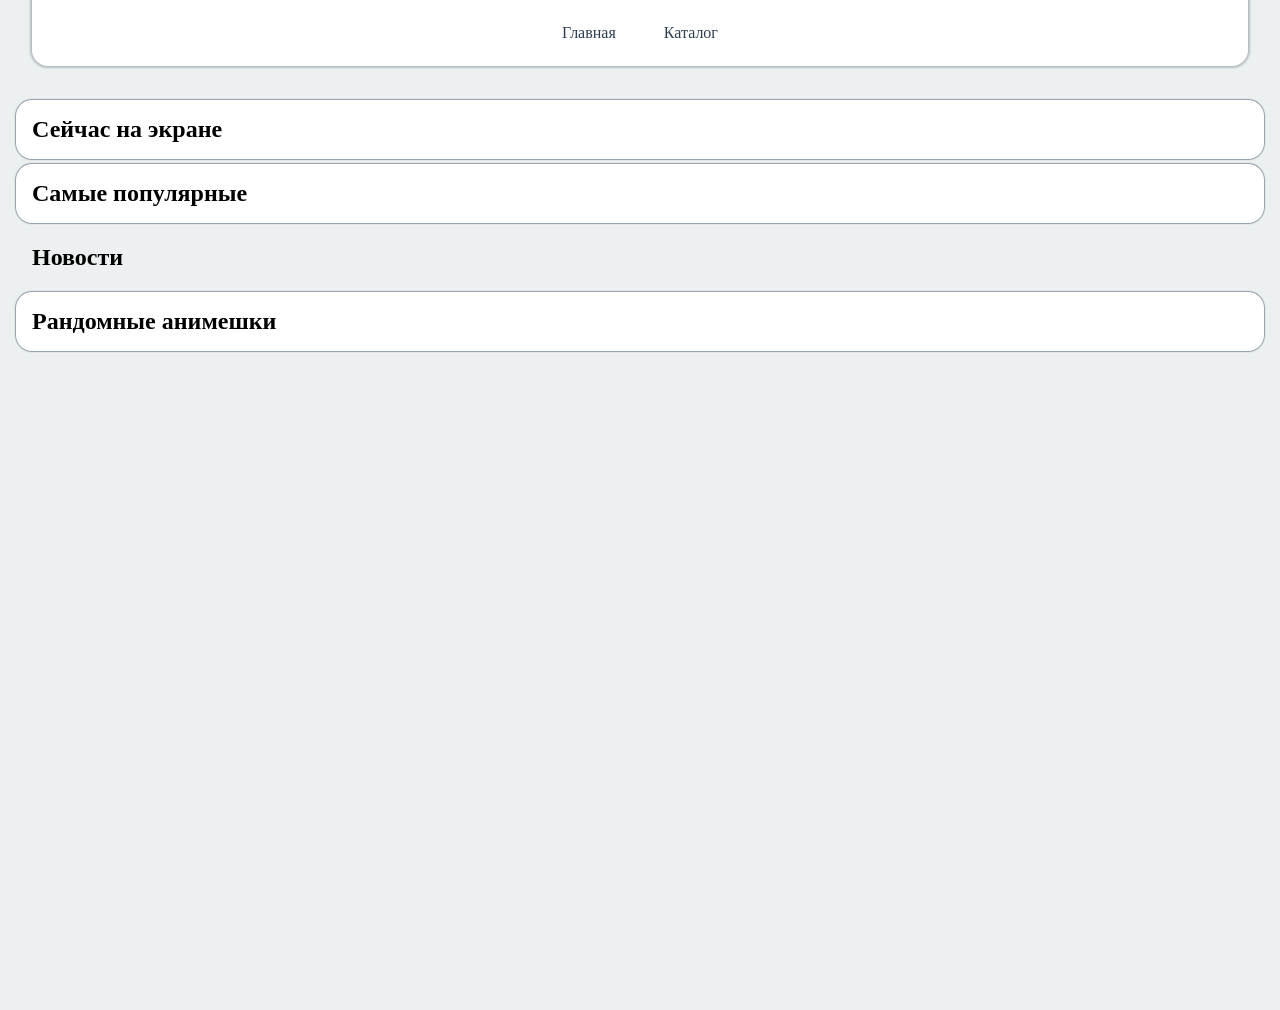
<file: anime/index.html>
<!DOCTYPE html>
<html lang="en">

<head>
    <meta charset="UTF-8">
    <meta name="viewport" content="width=device-width, initial-scale=1.0">
    <link rel="stylesheet" href="css/style.css">
    <title>Document</title>
</head>

<body>


    <header>
        <div class="container">
            <nav>
                <ul>
                    <li><a href="#" id="index">Главная</a></li>
                    <li><a href="#" id="catalog">Каталог</a></li>
                </ul>
            </nav>
        </div>

    </header>
    <main>
        <div class="content">

        </div>





    </main>
    <footer></footer>


    <script type="module" src="js/app.js"></script>

</body>

</html>
</file>
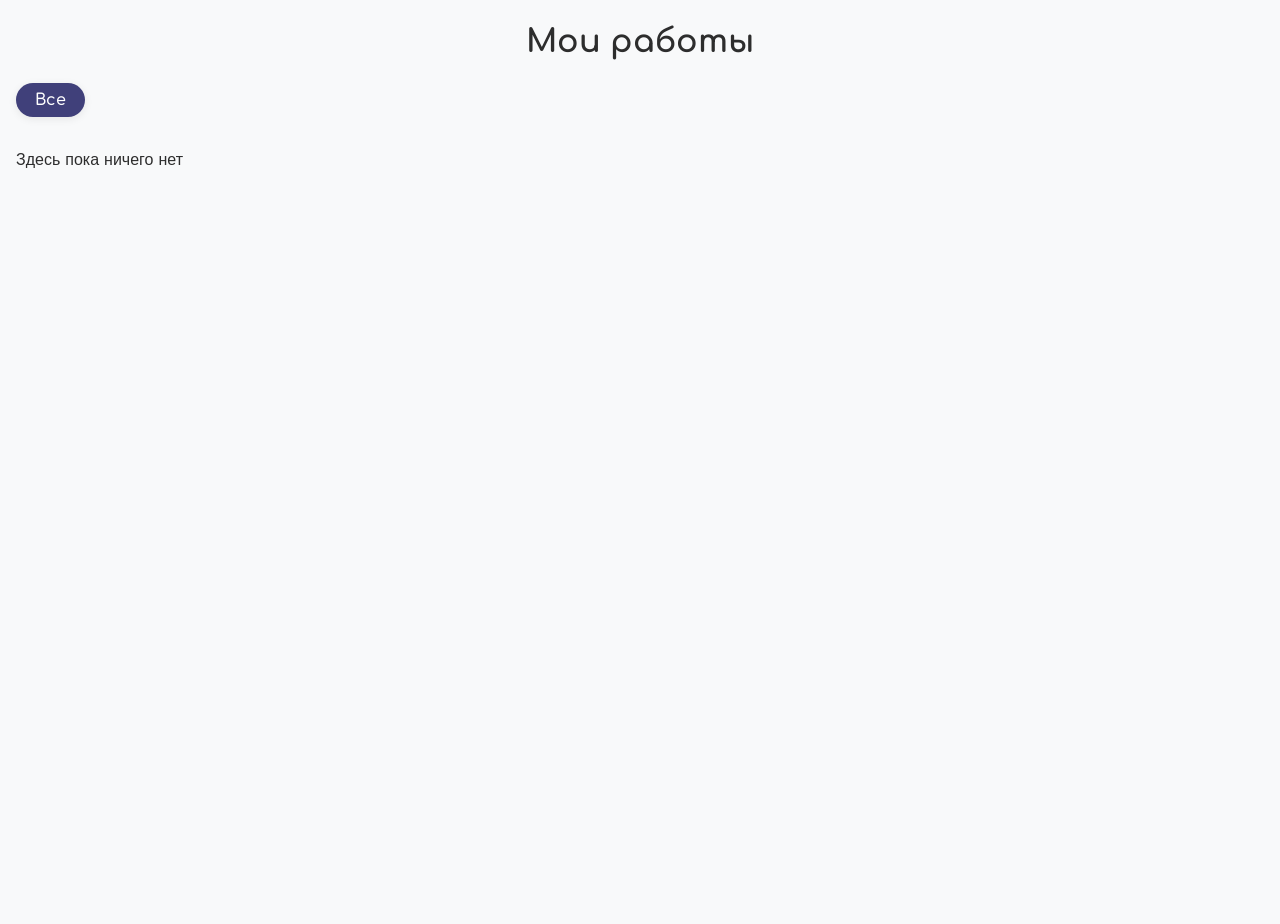
<file: myShop/index.html>
<!doctype html>
<html lang="ru">
  <head>
    <meta charset="UTF-8" />
    <meta name="viewport" content="width=device-width, initial-scale=1.0" />
    <link rel="stylesheet" href="css/style.css" />
    <title>Мои работы</title>
  </head>
  <body>
    <section class="products">
      <h2 class="section__title">Мои работы</h2>
      <div class="container">
        <div>
            <ul  class="card__all-category">

            </ul>
        </div>    
        
        <div class="card__grid">
          загрузка
        </div></div>
    </section>

    <script type="module" src="js/app.js"></script>
  </body>
</html>
</file>
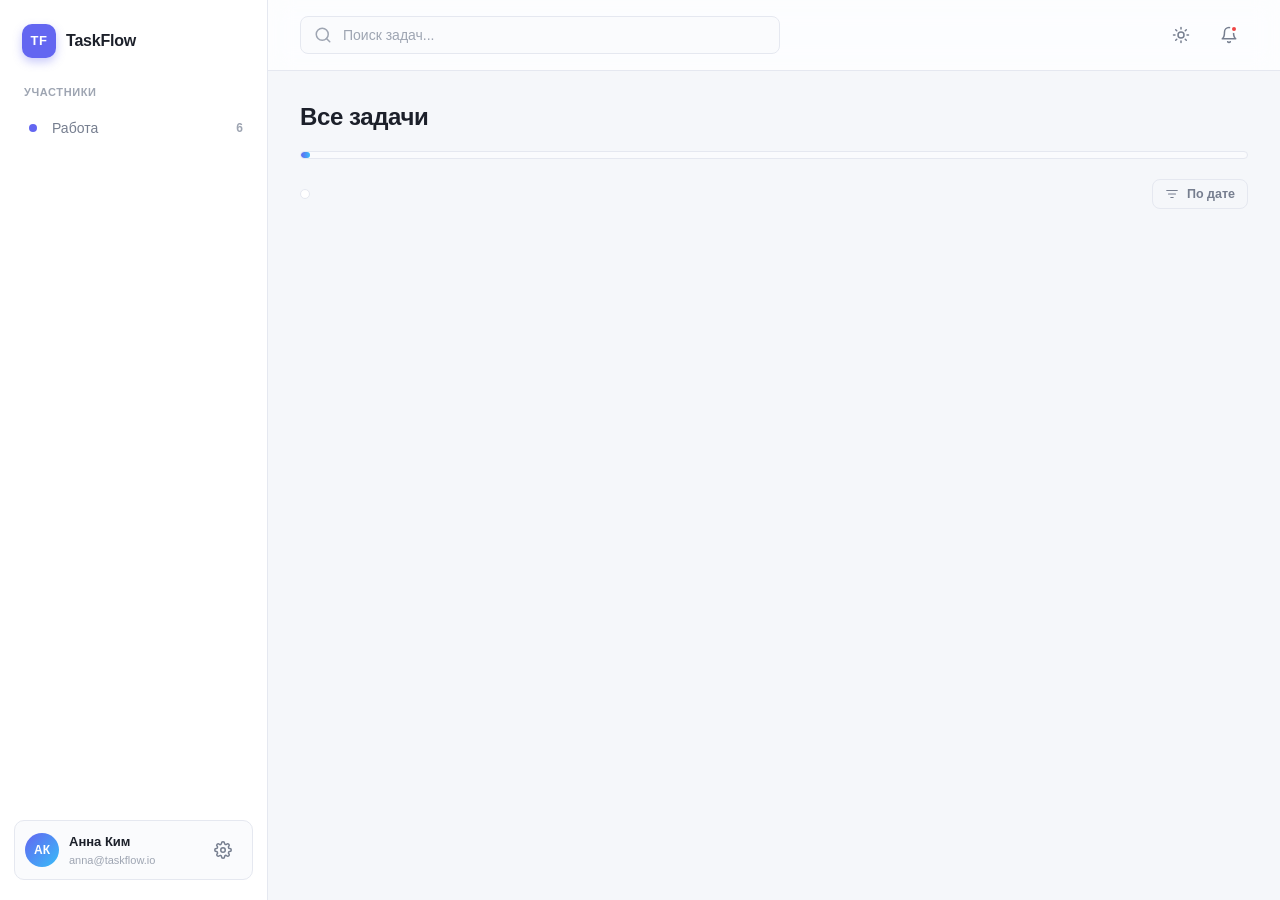
<file: task/index.html>
<!doctype html>
<html lang="ru">

<head>
  <meta charset="UTF-8" />
  <meta name="viewport" content="width=device-width, initial-scale=1.0" />
  <title>TaskFlow — Все задачи</title>
  <link rel="stylesheet" href="css/style.css" />
</head>

<body>
  <div class="app">
    <aside class="sidebar">
      <a href="#" class="logo">
        <span class="logo__mark">TF</span>
        <span class="logo__text">TaskFlow</span>
      </a>

      
        <div class="nav nav--lists">
          <p class="nav__label">Участники</p>

          <a href="#" class="nav__item">
            <span class="dot dot--work"></span><span>Работа</span>
            <span class="nav__count">6</span>
          </a>



        </div>

      <div class="sidebar__user">
        <div class="avatar">АК</div>
        <div class="user__info">
          <p class="user__name">Анна Ким</p>
          <p class="user__email">anna@taskflow.io</p>
        </div>
        <button class="icon-btn" title="Настройки">
          <svg viewBox="0 0 24 24" width="18" height="18" fill="none" stroke="currentColor" stroke-width="2"
            stroke-linecap="round" stroke-linejoin="round">
            <circle cx="12" cy="12" r="3" />
            <path
              d="M19.4 15a1.65 1.65 0 0 0 .33 1.82l.06.06a2 2 0 1 1-2.83 2.83l-.06-.06a1.65 1.65 0 0 0-1.82-.33 1.65 1.65 0 0 0-1 1.51V21a2 2 0 1 1-4 0v-.09A1.65 1.65 0 0 0 9 19.4a1.65 1.65 0 0 0-1.82.33l-.06.06a2 2 0 1 1-2.83-2.83l.06-.06A1.65 1.65 0 0 0 4.6 15a1.65 1.65 0 0 0-1.51-1H3a2 2 0 1 1 0-4h.09A1.65 1.65 0 0 0 4.6 9a1.65 1.65 0 0 0-.33-1.82l-.06-.06a2 2 0 1 1 2.83-2.83l.06.06A1.65 1.65 0 0 0 9 4.6a1.65 1.65 0 0 0 1-1.51V3a2 2 0 1 1 4 0v.09a1.65 1.65 0 0 0 1 1.51 1.65 1.65 0 0 0 1.82-.33l.06-.06a2 2 0 1 1 2.83 2.83l-.06.06A1.65 1.65 0 0 0 19.4 9c.14.61.68 1.05 1.31 1.05H21a2 2 0 1 1 0 4h-.09a1.65 1.65 0 0 0-1.51 1z" />
          </svg>
        </button>
      </div>
    </aside>

    <main class="main">
      <header class="topbar">
        <div class="search">
          <svg class="search__icon" viewBox="0 0 24 24" width="18" height="18" fill="none" stroke="currentColor"
            stroke-width="2" stroke-linecap="round" stroke-linejoin="round">
            <circle cx="11" cy="11" r="8" />
            <line x1="21" y1="21" x2="16.65" y2="16.65" />
          </svg>
          <input type="text" class="search__input" placeholder="Поиск задач..." />
        </div>

        <div class="topbar__actions">
          <button class="icon-btn" id="themeToggle" title="Сменить тему" aria-label="Сменить тему">
            <svg class="icon-sun" viewBox="0 0 24 24" width="18" height="18" fill="none" stroke="currentColor"
              stroke-width="2" stroke-linecap="round" stroke-linejoin="round">
              <circle cx="12" cy="12" r="4" />
              <path
                d="M12 2v2M12 20v2M4.93 4.93l1.41 1.41M17.66 17.66l1.41 1.41M2 12h2M20 12h2M4.93 19.07l1.41-1.41M17.66 6.34l1.41-1.41" />
            </svg>
            <svg class="icon-moon" viewBox="0 0 24 24" width="18" height="18" fill="none" stroke="currentColor"
              stroke-width="2" stroke-linecap="round" stroke-linejoin="round">
              <path d="M21 12.79A9 9 0 1 1 11.21 3 7 7 0 0 0 21 12.79z" />
            </svg>
          </button>

          <button class="icon-btn icon-btn--badge" title="Уведомления">
            <svg viewBox="0 0 24 24" width="18" height="18" fill="none" stroke="currentColor" stroke-width="2"
              stroke-linecap="round" stroke-linejoin="round">
              <path d="M18 8A6 6 0 0 0 6 8c0 7-3 9-3 9h18s-3-2-3-9" />
              <path d="M13.73 21a2 2 0 0 1-3.46 0" />
            </svg>
            <span class="badge-dot"></span>
          </button>

          <!-- <button class="btn btn--primary">
              <svg
                viewBox="0 0 24 24"
                width="16"
                height="16"
                fill="none"
                stroke="currentColor"
                stroke-width="2"
                stroke-linecap="round"
                stroke-linejoin="round"
              >
                <line x1="12" y1="5" x2="12" y2="19" />
                <line x1="5" y1="12" x2="19" y2="12" />
              </svg>
              <span>Новая задача</span>
            </button> -->
        </div>
      </header>

      <section class="content">
        <div class="page-header">
          <div class="page-header__top">
            <div>
              <h1 class="page-header__title">Все задачи</h1>
              <!-- <p class="page-header__subtitle">
                  Среда, 12 июня · 12 задач · 3 выполнено
                </p> -->
            </div>
            <!-- <span class="stat-pill">Выполнено 25%</span> -->
          </div>
          <div class="progress">
            <div class="progress__bar" style="width: 1%"></div>
          </div>
        </div>

        <div class="toolbar">
          <div class="tabs"></div>
          <button class="btn btn--ghost btn--sm">
            <svg viewBox="0 0 24 24" width="14" height="14" fill="none" stroke="currentColor" stroke-width="2"
              stroke-linecap="round" stroke-linejoin="round">
              <path d="M3 6h18M6 12h12M10 18h4" />
            </svg>
            По дате
          </button>
        </div>

        <ul class="task-list"></ul>
      </section>
    </main>
  </div>

  <script>
    (function () {
      const root = document.documentElement;
      const toggle = document.getElementById("themeToggle");

      // Восстанавливаем сохранённую тему при загрузке
      const saved = localStorage.getItem("theme");
      if (saved === "dark") root.setAttribute("data-theme", "dark");

      toggle.addEventListener("click", () => {
        const isDark = root.getAttribute("data-theme") === "dark";
        if (isDark) {
          root.removeAttribute("data-theme");
          localStorage.setItem("theme", "light");
        } else {
          root.setAttribute("data-theme", "dark");
          localStorage.setItem("theme", "dark");
        }
      });
    })();
  </script>

  <script type="module" src="js/app.js"></script>
</body>

</html>
</file>
<file: anime/css/style.css>
@import url(assets/componets.css);
@import url(assets/reset.css);
@import url(assets/card.css);
</file>
<file: myShop/css/style.css>
@import url("https://fonts.googleapis.com/css2?family=Comfortaa:wght@300..700&family=Inder&display=swap");

/* =========================================
   1. ПЕРЕМЕННЫЕ И БАЗОВЫЕ НАСТРОЙКИ
   ========================================= */
:root {
  --main-font: "Inder", sans-serif;
  --accent-font: "Comfortaa", sans-serif;
  
  --color-text: #2d2d2d;
  --color-bg: #f8f9fa;
  --color-primary: #40407a;
  --color-primary-hover: #2c2c54;
  --color-card-bg: #ffffff;
  
  --shadow-sm: 0 2px 8px rgba(0, 0, 0, 0.08);
  --shadow-md: 0 8px 24px rgba(0, 0, 0, 0.12);
  --radius-card: 1rem;
}

* {
  box-sizing: border-box;
  margin: 0;
  padding: 0;
}

body {
  min-height: 100dvh;
  font-family: var(--main-font);
  background-color: var(--color-bg);
  color: var(--color-text);
}

ul, li, ol {
  list-style: none;
}

.container {
  max-width: 1440px;
  margin: 0 auto;
  display: flex;
  flex-direction: column;
  padding: 0 1rem;
}

.section__title {
  text-align: center;
  margin: 1.5rem 0;
  font-family: var(--accent-font);
  font-size: 2rem;
}

/* =========================================
   2. КАТЕГОРИИ
   ========================================= */
.card__all-category {
  display: flex;
  flex-wrap: wrap; /* Чтобы на мобилках переносились */
  gap: 0.5rem;
  margin-bottom: 1rem;
}

.category {
  display: flex;
  align-items: center;
  justify-content: center;
  padding: 0.5rem 1.2rem;
  border-radius: 10rem;
  background: var(--color-card-bg);
  box-shadow: var(--shadow-sm);
  cursor: pointer;
  font-weight: 600;
  font-family: var(--accent-font);
  transition: all 0.2s ease;
}

.category:hover {
  transform: translateY(-2px);
  box-shadow: var(--shadow-md);
}

.category--active {
  background-color: var(--color-primary);
  color: #fff;
}

/* =========================================
   3. СЕТКА И КАРТОЧКИ ТОВАРА
   ========================================= */
.card__grid {
  display: grid;
  grid-template-columns: repeat(auto-fill, minmax(280px, 1fr));
  gap: 1.5rem;
  padding: 1rem 0 3rem 0;
  width: 100%;
}

.card {
  background: var(--color-card-bg);
  border-radius: var(--radius-card);
  box-shadow: var(--shadow-sm);
  padding: 0.75rem;
  cursor: pointer;
  transition: transform 0.2s ease, box-shadow 0.2s ease;
  display: flex;
  flex-direction: column;
}

.card:hover {
  transform: translateY(-5px);
  box-shadow: var(--shadow-md);
}

/* Картинка и бирки */
.card__img {
  position: relative;
  overflow: hidden;
  border-radius: 0.5rem;
  aspect-ratio: 3/4;
}

.card__img img {
  width: 100%;
  height: 100%;
  object-fit: cover;
  object-position: center;
  transition: transform 0.3s ease;
}

.card:hover .card__img img {
  transform: scale(1.05); /* Легкий зум при наведении */
}

.card__discount,
.card__category,
.card__inStoke,
.card__param {
  position: absolute;
  padding: 0.3rem 0.6rem;
  border-radius: 5rem;
  font-weight: bold;
  color: #fff;
  font-size: 0.8rem;
  backdrop-filter: blur(4px); /* Современный эффект стекла */
}

.card__discount {
  top: 0.75rem;
  left: 0.75rem;
  background: rgba(255, 82, 82, 0.9);
}

.card__category {
  top: 0.75rem;
  right: 0.75rem;
  background: rgba(71, 71, 135, 0.9);
}

.card__inStoke {
  bottom: 0.75rem;
  right: 0.75rem;
  background: rgba(51, 217, 178, 0.9);
  font-size: 0.7rem;
}

.card__param {
  bottom: 0.75rem;
  left: 0.75rem;
  background: rgba(52, 172, 224, 0.9);
}

/* Тело карточки */
.card__body {
  display: flex;
  flex-direction: column;
  gap: 0.5rem;
  margin-top: 0.75rem;
  flex-grow: 1;
}

.card__name {
  font-family: var(--accent-font);
  text-transform: capitalize;
  font-size: 1.1rem;
  display: -webkit-box;
  -webkit-line-clamp: 2;
  -webkit-box-orient: vertical;
  overflow: hidden;
  height: 2.6rem; /* Фиксируем высоту, чтобы карточки были ровные */
}

/* Оставил card_minDesk, как в вашем JS */
.card_minDesk {
  opacity: 0.7;
  font-size: 0.9rem;
  display: -webkit-box;
  -webkit-line-clamp: 3;
  -webkit-box-orient: vertical;
  overflow: hidden;
  height: 3.8rem;
}

.card_price {
  font-size: 1.5rem;
  text-align: right;
  font-weight: bold;
  margin-top: auto; /* Прижимает цену к низу */
}

.card__showMore {
  width: 100%;
  padding: 0.6rem 1rem;
  border: 0;
  border-radius: 0.5rem;
  cursor: pointer;
  background: var(--color-primary);
  color: #fff;
  font-weight: bold;
  font-family: var(--accent-font);
  transition: background 0.2s ease;
}

.card__showMore:hover:not(:disabled) {
  background: var(--color-primary-hover);
}

.card__showMore:disabled {
  cursor: not-allowed;
  opacity: 0.5;
}
</file>
<file: task/css/style.css>
@import url("block/var.css");
@import url("block/reset.css");
@import url("block/carcase.css");
@import url("block/topbar.css");
@import url("block/icon_btn.css");
@import url("block/content.css");
@import url("block/task-list.css");

/* ============================================================
   8. АДАПТИВ
============================================================ */
@media (max-width: 900px) {
  .sidebar {
    display: none;
  }
  .content {
    padding: 24px 20px 48px;
  }
  .topbar {
    padding: 14px 20px;
  }
}

@media (max-width: 600px) {
  .page-header__top {
    flex-direction: column;
  }
  .task {
    padding: 14px;
  }
  .task__desc {
    display: none;
  }
  .topbar .btn--primary span {
    display: none;
  }
  .topbar .btn--primary {
    padding: 9px 12px;
  }
  .search {
    max-width: none;
  }
  .task-list {
    grid-template-columns: 1fr;
  }
  .toolbar {
    position: sticky;
    top: 70px;
    z-index: 999;
    
  }
  .tabs {
    position: sticky;
    top: 70px;background: #fff;
  }
  .btn--sm {
    display: none;
  }
}
</file>
